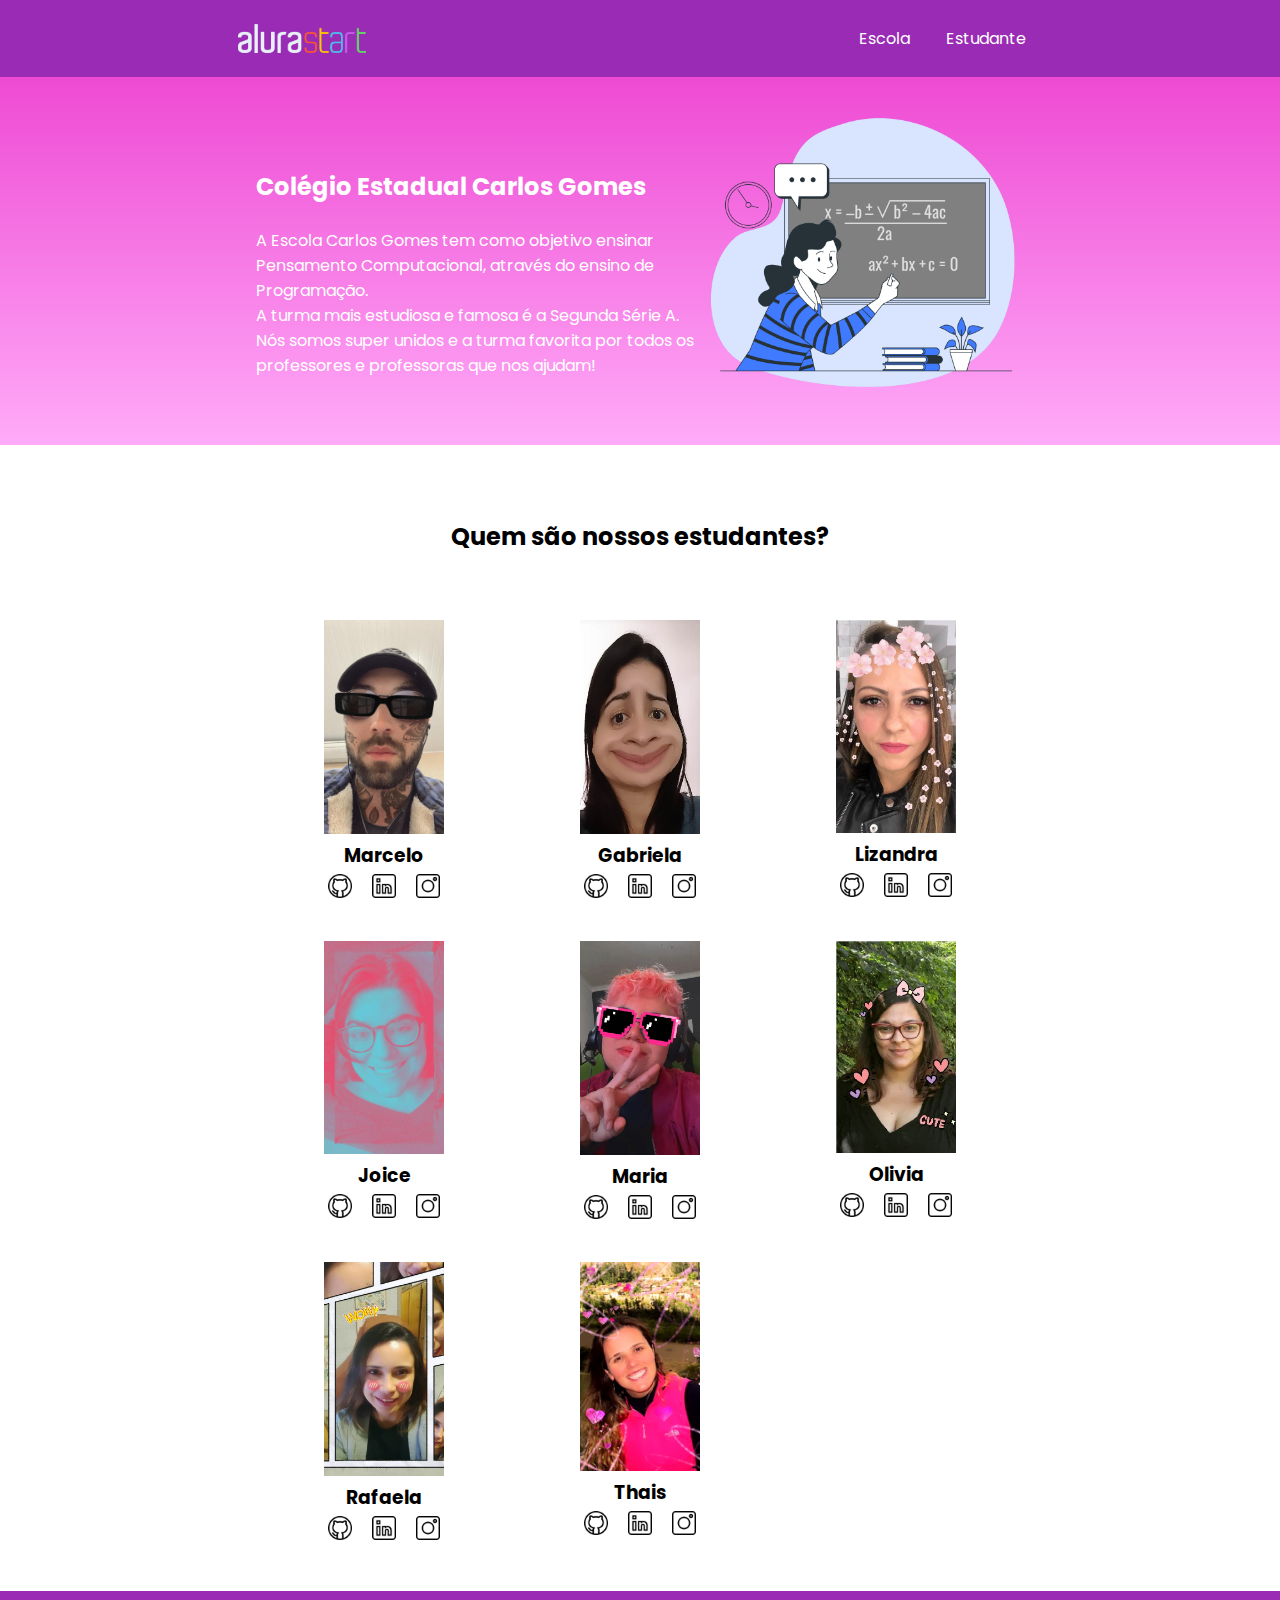
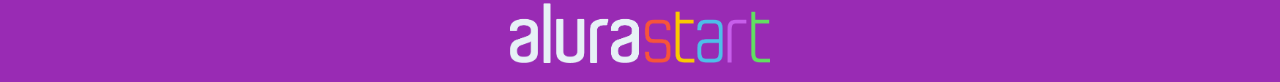
<file: index.html>
<!DOCTYPE html>
<html lang="en">
<head>
    <meta charset="UTF-8">
    <meta http-equiv="X-UA-Compatible" content="IE=edge">
    <meta name="viewport" content="width=device-width, initial-scale=1.0">
    <title>Equipe Alura Start</title>
    <link rel="stylesheet" href="style.css">
    <link rel="preconnect" href="https://fonts.googleapis.com">
    <link rel="preconnect" href="https://fonts.gstatic.com" crossorigin>
    <link href="https://fonts.googleapis.com/css2?family=Poppins&display=swap" rel="stylesheet">
</head>
<body>
    <header class="cabecalho">
        <img class="cabecalho-imagem" src="alurastart logo.png" alt="logo da alura start">
        <ul class="cabecalho-lista">
            <li class="cabecalho-lista-item">Escola</li>
            <li class="cabecalho-lista-item">Estudante</li>
        </ul>
    </header>
    <section class="escola">
        <div class="escola-div-conteudo">
            <h2 class="escola-titulo">Colégio Estadual Carlos Gomes
            </h2>
            <p class="escola-texto-um">A Escola Carlos Gomes tem como objetivo ensinar Pensamento Computacional, através do ensino de  Programação.</p>
            <p class="escola-texto-dois">A turma mais estudiosa e famosa é a Segunda Série A. Nós somos super unidos e a turma favorita por todos os professores e professoras que nos ajudam!</p>
        </div>
        <img class="escola-imagem" src="Formula-bro.png" alt="imagem que representa uma professora em sala de aula">
    </section>
    <section class="estudante">
        <h2 class="estudante-titulo">Quem são nossos estudantes?</h2>
        <div class="estudante-todos">
        <span></span>
        <div class="estudante-div">
            <img class="estudante-imagem" src="Marcelo.jpeg" alt="foto do marcelo">
            <h3 class="estudante-nome">Marcelo</h3>
            <a href="https://github.com/marcelopaludetto"><img class="estudante-icone" src="github.png" alt="icone github"></a>
            <a href="https://linkedin.com/marcelopaludetto"><img class="estudante-icone" src="linkedin.png" alt="icone linkedin"></a>
            <a href="https://instagram.com/marcelopaludetto"><img class="estudante-icone" src="instagram.png" alt="icone instagram"></a>
        </div>
        <div class="estudante-div">
            <img class="estudante-imagem" src="Gabi.jpg" alt="foto da gabi">
            <h3 class="estudante-nome">Gabriela</h3>
            <a href="https://github.com/GabrielaM-L"><img class="estudante-icone" src="github.png" alt="icone github"></a>
            <a href="https://www.linkedin.com/in/gabriela-marcomini-de-lima/"><img class="estudante-icone" src="linkedin.png" alt="icone linkedin"></a>
            <a href="https://www.instagram.com/gabriela_marcomini/"><img class="estudante-icone" src="instagram.png" alt="icone instagram"></a>
        </div>
        <div class="estudante-div">
            <img class="estudante-imagem" src="Liz.jpg" alt="foto da lizandra">
            <h3 class="estudante-nome">Lizandra</h3>
            <a href="https://github.com/LizandraDuarte40"><img class="estudante-icone" src="github.png" alt="icone github"></a>
            <a href="https://www.linkedin.com/in/lizandrarlm-duarte/"><img class="estudante-icone" src="linkedin.png" alt="icone linkedin"></a>
            <a href="https://www.instagram.com/lizandrarlm"><img class="estudante-icone" src="instagram.png" alt="icone instagram"></a>
        </div>
        <span></span>
        <span></span>
        <div class="estudante-div">
            <img class="estudante-imagem" src="Joice.jpg" alt="foto da joice">
            <h3 class="estudante-nome">Joice</h3>
            <a href="https://github.com/JoiceAlura"><img class="estudante-icone" src="github.png" alt="icone github"></a>
            <a href="https://www.linkedin.com/in/joicebarbaresco/"><img class="estudante-icone" src="linkedin.png" alt="icone linkedin"></a>
            <a href="https://www.instagram.com/joicebarbaresco/"><img class="estudante-icone" src="instagram.png" alt="icone instagram"></a>
        </div>
        <div class="estudante-div">
            <img class="estudante-imagem" src="Maria.jpg" alt="foto da maria">
            <h3 class="estudante-nome">Maria</h3>
            <a href="https://github.com/MagePSR"><img class="estudante-icone" src="github.png" alt="icone github"></a>
            <a href="https://www.linkedin.com/in/mariageovanna"><img class="estudante-icone" src="linkedin.png" alt="icone linkedin"></a>
            <a href="https://www.instagram.com/magpsr/"><img class="estudante-icone" src="instagram.png" alt="icone instagram"></a>
        </div>
        <div class="estudante-div">
            <img class="estudante-imagem" src="Olivia.jpg" alt="foto da olhe">
            <h3 class="estudante-nome">Olivia</h3>
            <img class="estudante-icone" src="github.png" alt="icone github">
            <a href="https://www.linkedin.com/in/olhe/"><img class="estudante-icone" src="linkedin.png" alt="icone linkedin"></a>
            <a href="https://github.com/olhe12"><img class="estudante-icone" src="instagram.png" alt="icone instagram"></a>
        </div>
        <span></span>
        <span></span>
        <div class="estudante-div">
            <img class="estudante-imagem" src="Rafa.jpg" alt="foto da rafa">
            <h3 class="estudante-nome">Rafaela</h3>
            <a href="https://github.com/rafaelamunhoz12"><img class="estudante-icone" src="github.png" alt="icone github"></a>
            <a href="http://linkedin.com/in/rafaela-felix-munhoz-oliveira-02160a10a"><img class="estudante-icone" src="linkedin.png" alt="icone linkedin"></a>
            <a href="https://www.instagram.com/rafafmo/"><img class="estudante-icone" src="instagram.png" alt="icone instagram"></a>
        </div>
        <div class="estudante-div">
            <img class="estudante-imagem" src="Thais.jpg" alt="foto da thais">
            <h3 class="estudante-nome">Thais</h3>
            <a href="https://github.com/Thaispianucci"><img class="estudante-icone" src="github.png" alt="icone github"></a>
            <a href="https://www.linkedin.com/in/thais-pianucci-benedicto-54a9a416/"><img class="estudante-icone" src="linkedin.png" alt="icone linkedin"></a>
            <a href="https://www.instagram.com/thaispianucci/"><img class="estudante-icone" src="instagram.png" alt="icone instagram"></a>
        </div>

    </div>
    </section>
    <footer class="rodape">
        <img class="rodape-imagem"src="alurastart logo.png" alt="logo da alura start">
    </footer>
</body>
</html>
</file>
<file: style.css>
*{
    margin: 0;
    padding: 0;
}
body {
    font-family: 'Poppins', sans-serif;
}
.cabecalho {
    background-color: #992bb4;
    color: white;
    display: flex;
    justify-content: space-around;
    align-items: center;
    padding: 24px 0;
}

.cabecalho-imagem{
    width: 10%;
}

.cabecalho-lista-item{
    display: inline-block;
    margin: 0 16px;
    font-size: 16px;
}

.escola-imagem{
    width: 25%;
}

.escola{
    background-image: linear-gradient(#ee4ad3,#ffabf8);
    color:white;
    display: flex;
    justify-content: center;
    align-items: center;
    padding: 24px 0;
}

.escola-div-conteudo{
    width: 35%;
}


.escola-titulo{
    padding: 24px 0;
}

.estudante{
    padding: 24px 0;
}
.estudante-imagem{
    width: 120px;
}

.estudante-icone{
    width: 24px;
    padding: 4px 8px;
}

.estudante-div{
    text-align: center;
    padding: 16px 0;
}

.estudante-titulo{
    text-align: center;
    padding: 50px 0;
}

.estudante-todos{
    display: grid;
    grid-template-columns: 20% 20% 20% 20% 20%;
}

.rodape{
    background-color: #992bb4;
    text-align: center;
}

.rodape-imagem{
    height: 60px;
    padding: 12px 0;
   
}
</file>
